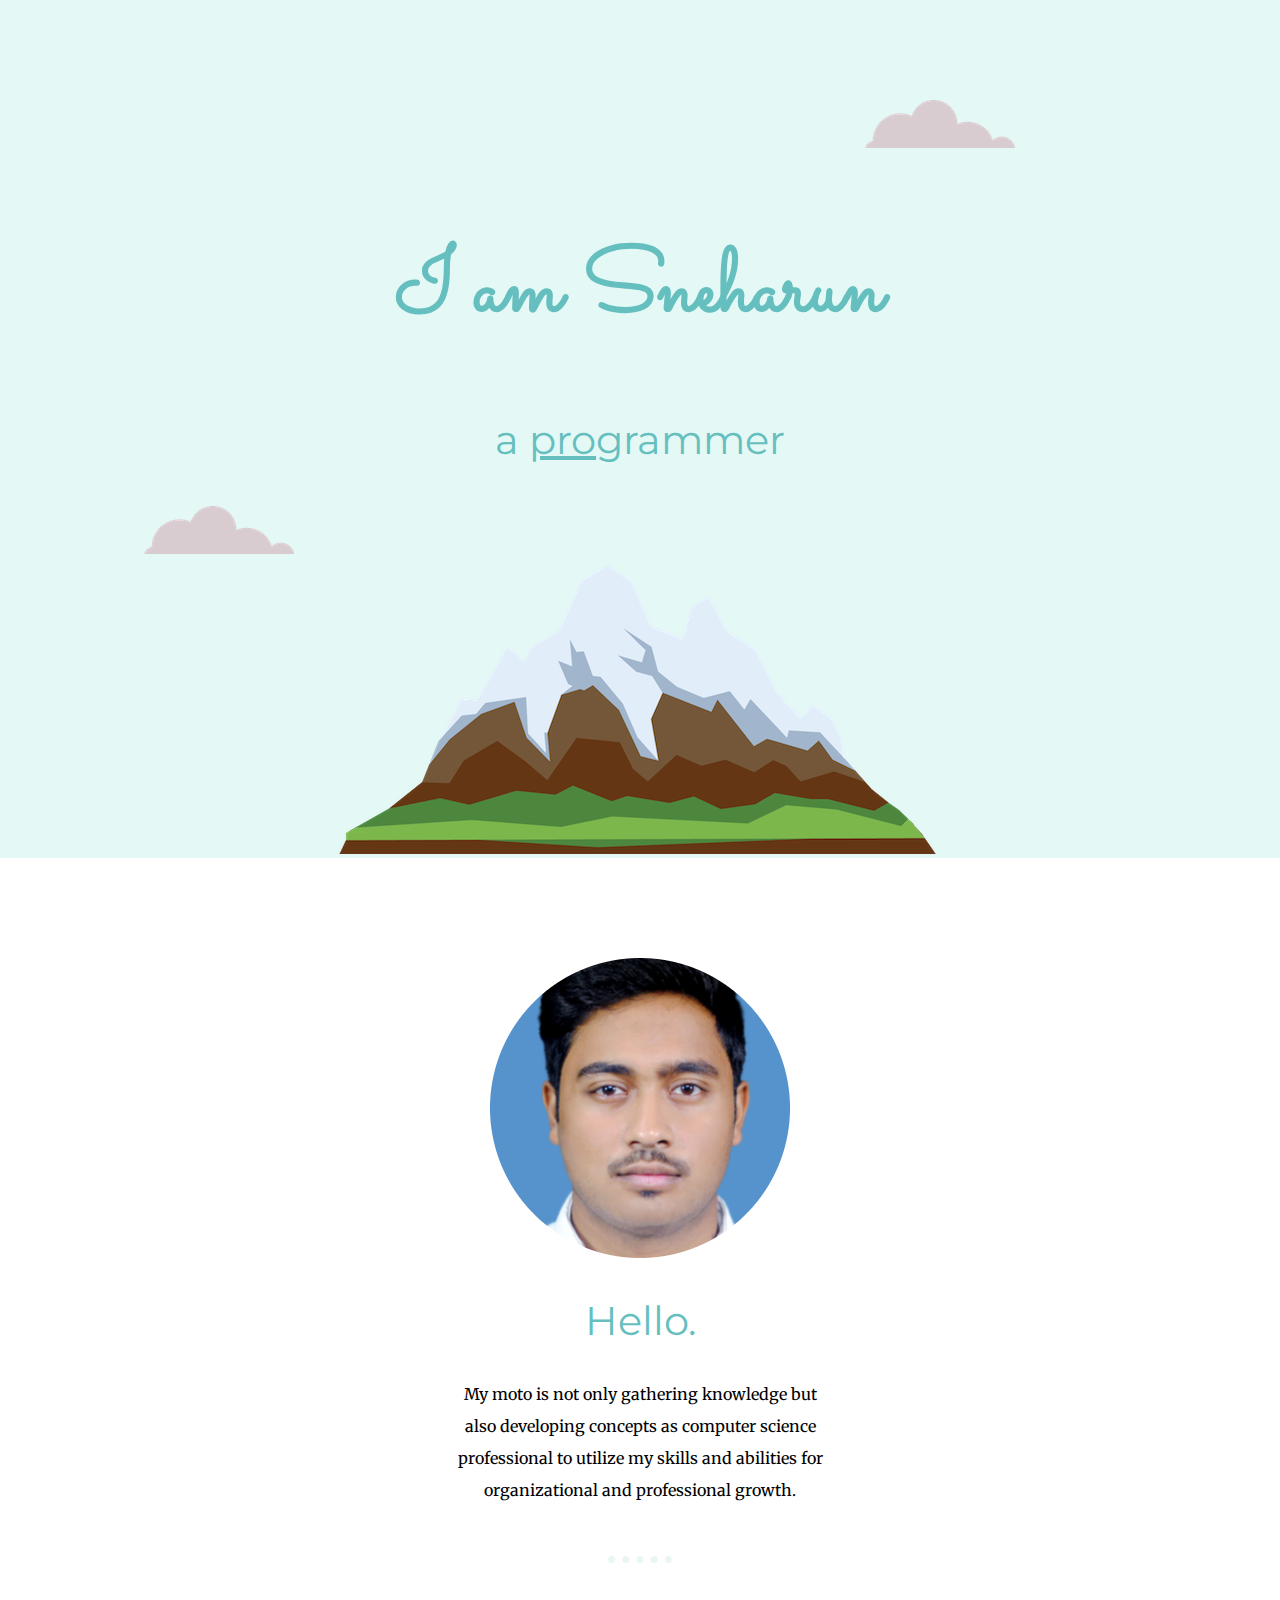
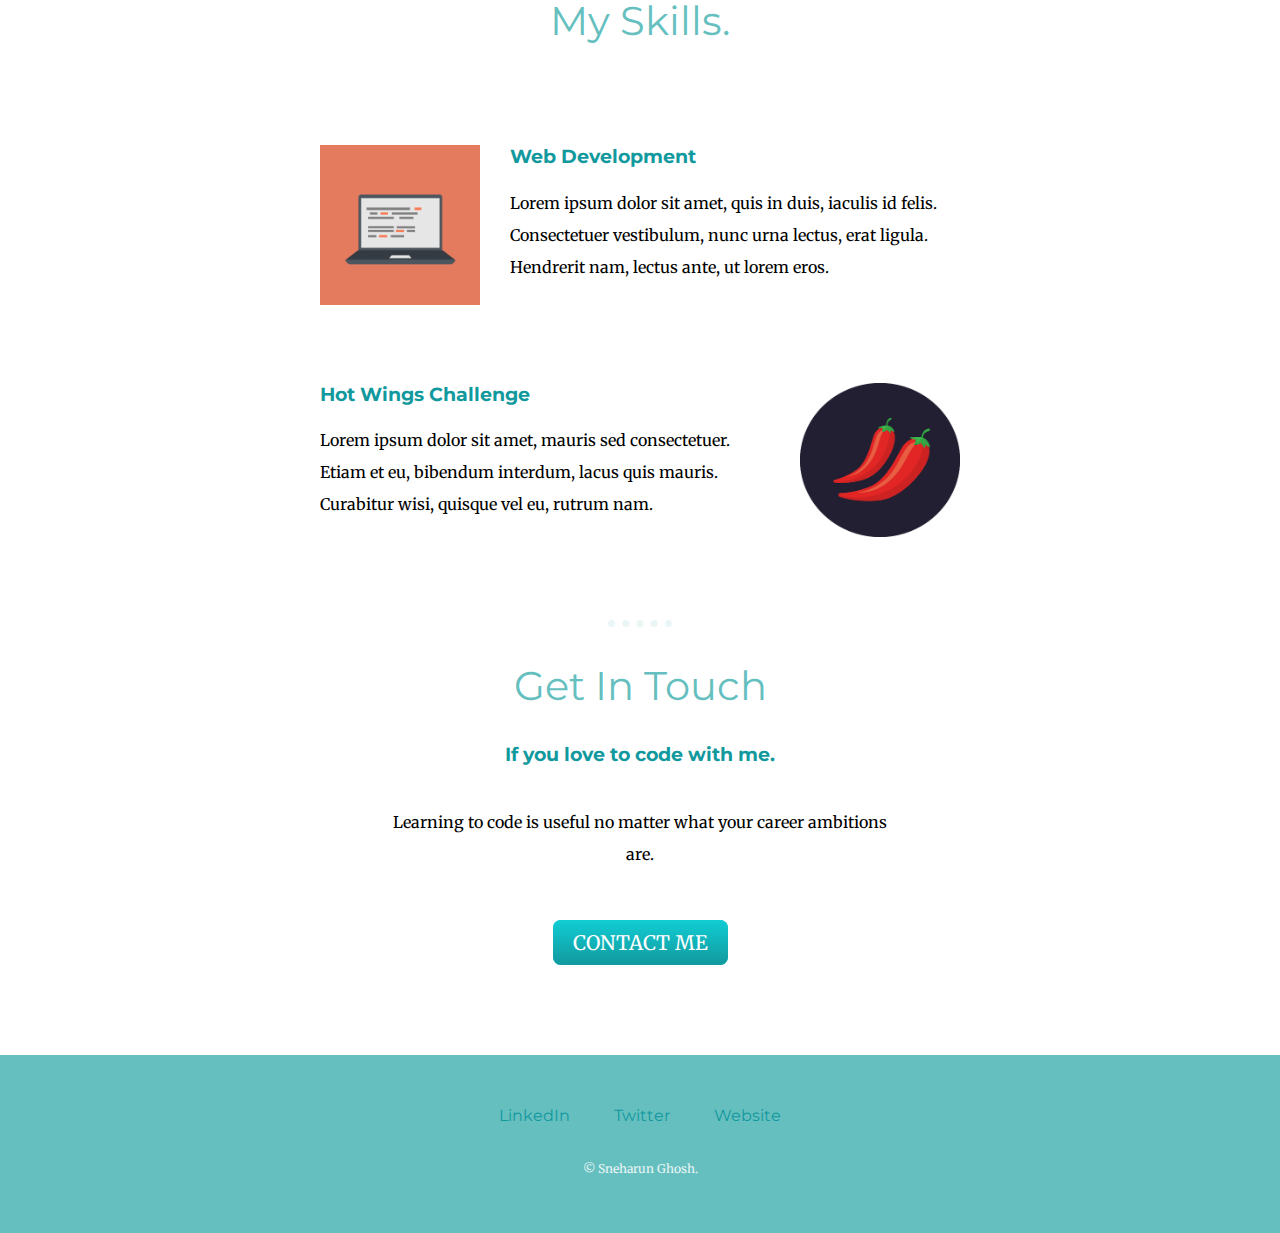
<file: index.html>
<!DOCTYPE html>
<html lang="en" dir="ltr">

<head>
  <meta charset="utf-8">
  <title>Sneharun</title>
  <link rel="icon" href="favicon.ico">
  <link rel="stylesheet" href="css/style.css">
  <link rel="preconnect" href="https://fonts.googleapis.com">
<link rel="preconnect" href="https://fonts.gstatic.com" crossorigin>
<link href="https://fonts.googleapis.com/css2?family=Merriweather:wght@700&family=Montserrat:wght@700&family=Sacramento&display=swap" rel="stylesheet">
</head>

<body>
  <div class="top-container">
    <img class="cloud-top" src="image/cloud.png" alt="clound-img">
    <h1>I am Sneharun</h1>
    <h2>a <span class="pro">pro</span>grammer</h2>
    <img class="cloud-bottom" src="image/cloud.png" alt="cloud-img">
    <img class="mountain-image" src="image/mountain.png" alt="cloud-img">
  </div>
  <div class="middle-container">
    <div class="profile">
      <img src="image/sneharun.png" alt="self-image">
      <h2>Hello.</h2>
      <p class="intro">My moto is not only gathering knowledge but also developing concepts as computer science professional to utilize my skills and abilities for organizational and professional growth.</p>
    </div>
    <hr>
    <div class="skills">
      <h2>My Skills.</h2>
      <div class="skill-row">
        <img class="computer-img" src="image/computer.png" alt="skill-image">
        <h3>Web Development</h3>
        <p>Lorem ipsum dolor sit amet, quis in duis, iaculis id felis. Consectetuer vestibulum, nunc urna lectus, erat ligula. Hendrerit nam, lectus ante, ut lorem eros.</p>
      </div>
      <div class="skill-row">
        <img class="chillie-img" src="image/chillies.png" alt="skill-image">
        <h3>Hot Wings Challenge</h3>
        <p>Lorem ipsum dolor sit amet, mauris sed consectetuer. Etiam et eu, bibendum interdum, lacus quis mauris. Curabitur wisi, quisque vel eu, rutrum nam.</p>
      </div>
    </div>
    <hr>
    <div class="contact-me">
      <h2>Get In Touch</h2>
      <h3>If you love to code with me.</h3>
      <p class="contact-message">Learning to code is useful no matter what your career ambitions are.</p>
      <a class="btn" href="mailto:name@email.com">CONTACT ME</a>
    </div>
  </div>
  <div class="bottom-container">
    <a class="footer-link" href="https://www.linkedin.com/">LinkedIn</a>
    <a class="footer-link" href="https://twitter.com/">Twitter</a>
    <a class="footer-link" href="https://www.appbrewery.co/">Website</a>
    <p class="copyright">© Sneharun Ghosh.</p>
  </div>
</body>

</html>
</file>
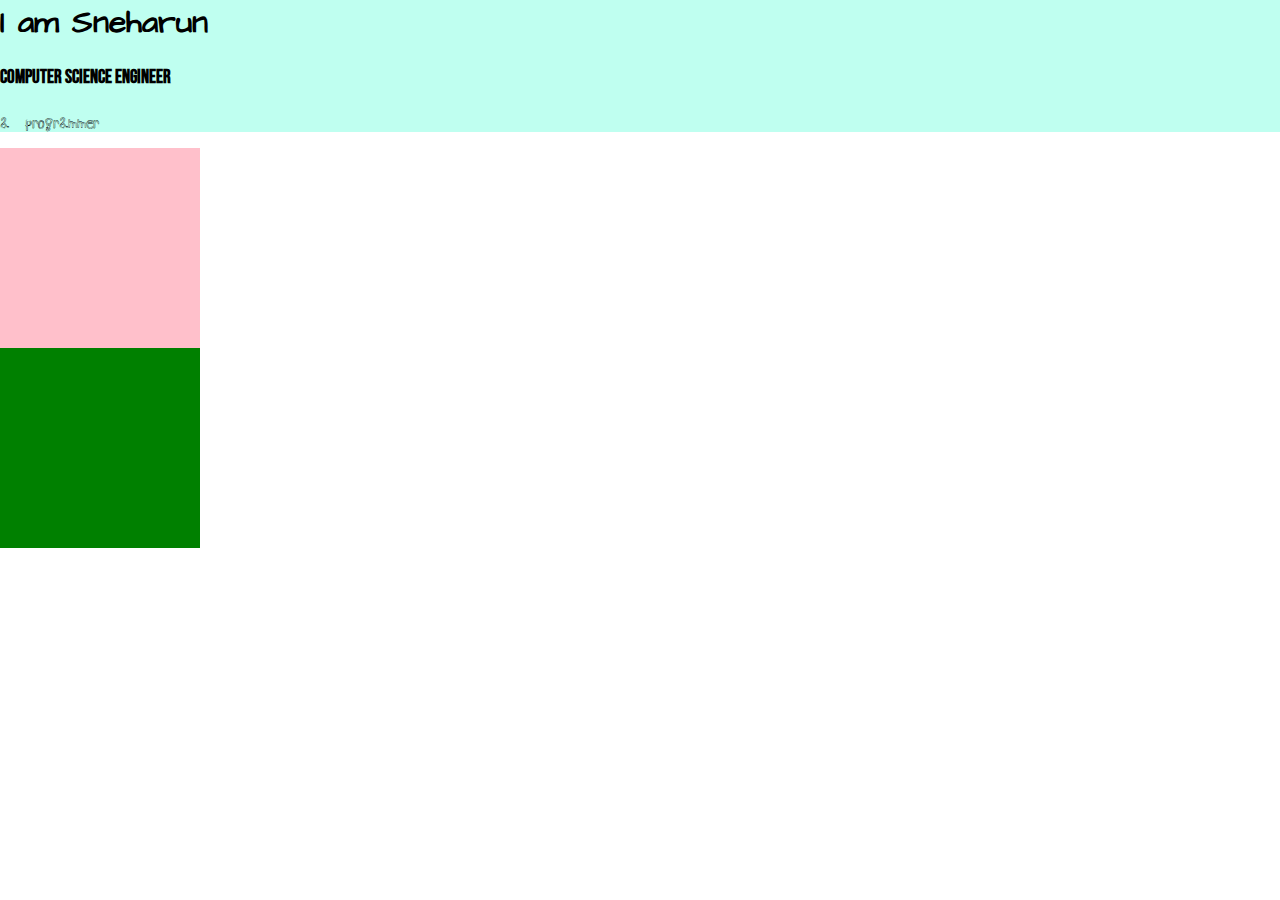
<file: index3.html>
<!DOCTYPE html>
<html lang="en" dir="ltr">

<head>
  <meta charset="utf-8">
  <title>Sneharun Ghosh</title>
  <link rel="stylesheet" href="css/styles.css">
  <link rel="icon" href="favicon.ico">
  <link rel="preconnect" href="https://fonts.googleapis.com">
  <link rel="preconnect" href="https://fonts.gstatic.com" crossorigin>
  <link href="https://fonts.googleapis.com/css2?family=Architects+Daughter&family=Bebas+Neue&family=Shizuru&display=swap" rel="stylesheet">
</head>

<body>
  <div class="top-container">
    <h1>I am Sneharun</h1>
    <h3>Computer Science Engineer</h3>
    <p>a programmer</p>
  </div>
  <div class="middle-container">

  </div>
  <div class="bottom-container">

  </div>
</body>

</html>
</file>
<file: css/style.css>
body{
  margin: 0;
  text-align: center;
  font-family:'Merriweather', serif;
  /*color: #40514E;*/

}
p{
  line-height: 2;
}


h1{
  color: #66BFBF;
  margin: 50px auto 0 auto;
  font-family: 'Sacramento', cursive;
  font-size: 5.625rem;/*16px=100%=1em=1rem*/
  line-height: 2;
}
h2{
  color: #66BFBF;
  font-family: 'Montserrat', sans-serif;
  font-size: 2.5rem;
  font-weight: normal;
}
h3{
  color: #11999E;
  font-family: 'Montserrat', sans-serif;
}
a{
  color: #11999E;
  font-family: 'Montserrat', sans-serif;
  margin: 10px 20px;
  text-decoration: none;
}
a:hover{
  color: #EAF6F6;
}
span{
  text-decoration: underline;
}
hr{
  border-style: none;
  width: 5%;
  margin-top:  50px;
  border-top-style: dotted;
  border-width: 7px;
  border-color: #EAF6F6;

}

.top-container{
  background-color: #E4F9F5;
  position: relative;
  padding-top: 100px;
}
.mountain-image{
  position: relative;
  right: 80px;
}
.cloud-top{
  position: relative;
  left: 300px;
}
.cloud-bottom{
  position: relative;
  right: 120px;
  bottom: 300px;
}
.intro{
  margin: auto;
  width: 30%
}
.skill-row{
  width: 50%;
  margin: 100px auto 100px auto;
  text-align: left;

}
.computer-img{
  width:  25%;
  float: left;
  margin-right: 30px;
}
.chillie-img{
  width:  25%;
  float: right;
  margin-left: 30px;
}

.middle-container{
 margin: 100px 0;
}
.contact-message{
  margin: 40px auto 60px auto;
  width: 40%;

}
.btn {
  background: #11CDD4;
  background-image: -webkit-linear-gradient(top, #11CDD4, #11999E);
  background-image: -moz-linear-gradient(top, #11CDD4, #11999E);
  background-image: -ms-linear-gradient(top, #11CDD4, #11999E);
  background-image: -o-linear-gradient(top, #11CDD4, #11999E);
  background-image: linear-gradient(to bottom, #11CDD4, #11999E);
  -webkit-border-radius: 8;
  -moz-border-radius: 8;
  border-radius: 8px;
  font-family: 'Merriweather', serif;
  color: #ffffff;
  font-size: 20px;
  padding: 10px 20px 10px 20px;
  text-decoration: none;
}

.btn:hover {
  background: #30E3CB;
  background-image: -webkit-linear-gradient(top, #30E3CB, #2BC4AD);
  background-image: -moz-linear-gradient(top, #30E3CB, #2BC4AD);
  background-image: -ms-linear-gradient(top, #30E3CB, #2BC4AD);
  background-image: -o-linear-gradient(top, #30E3CB, #2BC4AD);
  background-image: linear-gradient(to bottom, #30E3CB, #2BC4AD);
  text-decoration: none;
}
.bottom-container{

  background-color: #66BFBF;
  padding: 50px 0 20px;

}
.copyright{
  color: #EAF6F6;
  font-size:  0.75rem;
  padding: 20px 0;
}
</file>
<file: css/styles.css>
body{
  margin:0;
  font-family: 'Shizuru', cursive;
}
h1{
  margin-top: 0;
  font-family: 'Architects Daughter', cursive;
}
h3{
  font-family: 'Bebas Neue', cursive;
}
.top-container{
  background-color: #BFFFF0;
}
.middle-container{

  background-color: pink;
  height: 200px;
  width: 200px;
}
.bottom-container{
  background-color: green;
  height: 200px;
  width: 200px;
}
</file>
